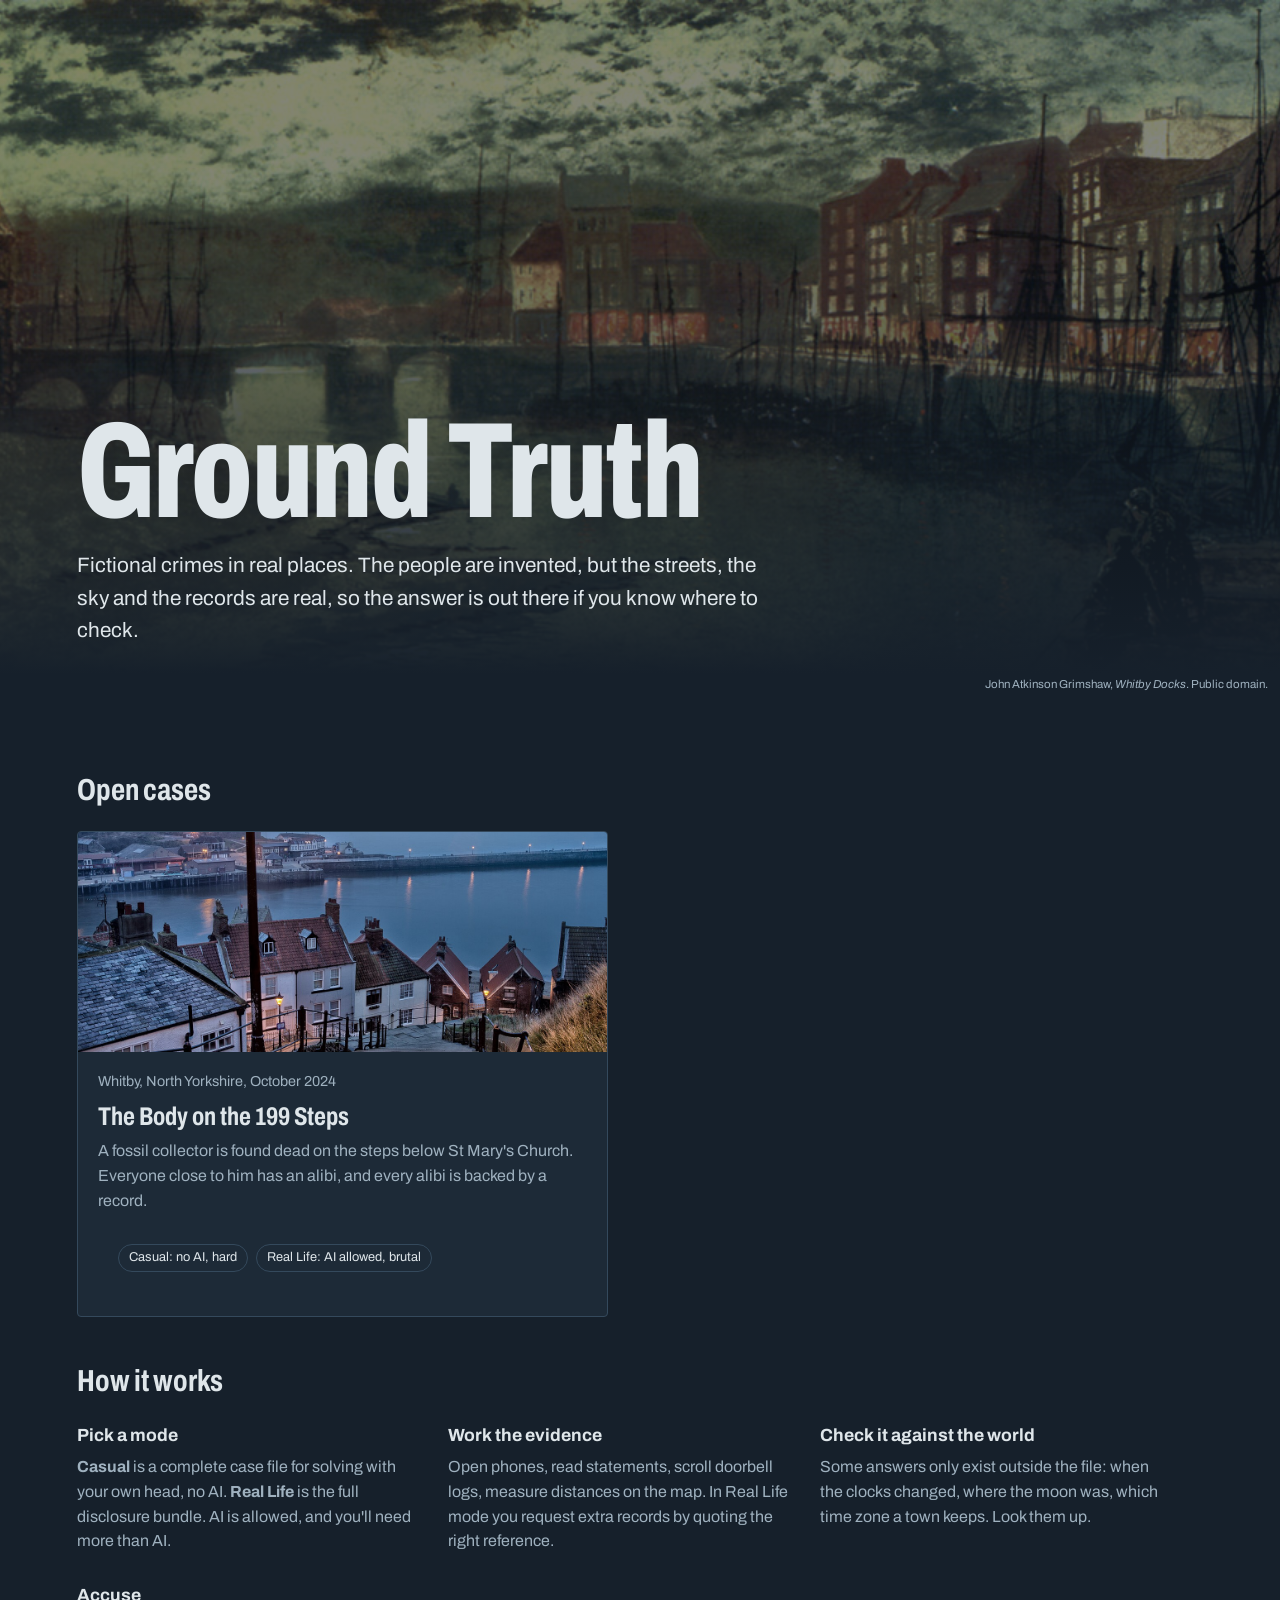
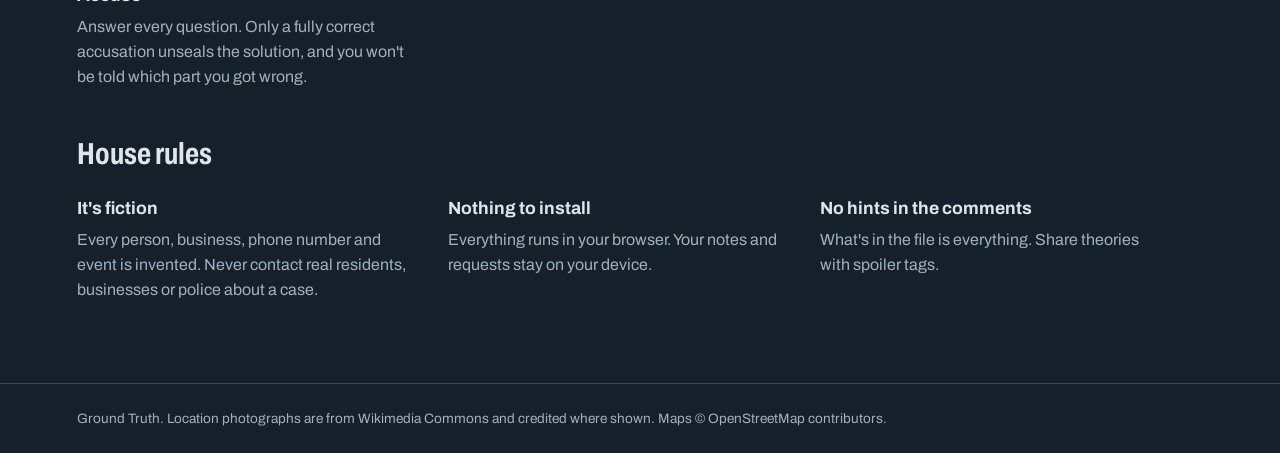
<file: index.html>
<!doctype html>
<html lang="en">
<head>
<meta charset="utf-8">
<meta name="viewport" content="width=device-width, initial-scale=1">
<title>Ground Truth: fictional crimes, real-world evidence</title>
<meta name="description" content="Detective cases you solve by checking the evidence against the real world: maps, the sky, time zones and public records.">
<link rel="stylesheet" href="assets/style.css">
</head>
<body>
<header class="hero">
  <img src="cases/the-199-steps/img/grimshaw.jpg" alt="Moonlit painting of Whitby's harbour, with gas-lit shopfronts and the masts of ships">
  <div class="hero-text">
    <h1>Ground Truth</h1>
    <p>Fictional crimes in real places. The people are invented, but the streets, the sky and the records are real, so the answer is out there if you know where to check.</p>
  </div>
  <p class="credit">John Atkinson Grimshaw, <i>Whitby Docks</i>. Public domain.</p>
</header>
<main class="lib">
  <h2>Open cases</h2>
  <div class="cases" id="cases"><p class="small">Loading cases…</p></div>

  <h2>How it works</h2>
  <div class="how">
    <div><h3>Pick a mode</h3><p><b>Casual</b> is a complete case file for solving with your own head, no AI. <b>Real Life</b> is the full disclosure bundle. AI is allowed, and you'll need more than AI.</p></div>
    <div><h3>Work the evidence</h3><p>Open phones, read statements, scroll doorbell logs, measure distances on the map. In Real Life mode you request extra records by quoting the right reference.</p></div>
    <div><h3>Check it against the world</h3><p>Some answers only exist outside the file: when the clocks changed, where the moon was, which time zone a town keeps. Look them up.</p></div>
    <div><h3>Accuse</h3><p>Answer every question. Only a fully correct accusation unseals the solution, and you won't be told which part you got wrong.</p></div>
  </div>

  <h2>House rules</h2>
  <div class="how">
    <div><h3>It's fiction</h3><p>Every person, business, phone number and event is invented. Never contact real residents, businesses or police about a case.</p></div>
    <div><h3>Nothing to install</h3><p>Everything runs in your browser. Your notes and requests stay on your device.</p></div>
    <div><h3>No hints in the comments</h3><p>What's in the file is everything. Share theories with spoiler tags.</p></div>
  </div>
</main>
<footer class="foot">Ground Truth. Location photographs are from Wikimedia Commons and credited where shown. Maps © OpenStreetMap contributors.</footer>
<script>
fetch('cases/index.json').then(r => r.json()).then(({ cases }) => {
  const box = document.getElementById('cases');
  box.innerHTML = '';
  for (const c of cases) {
    const a = document.createElement('a');
    a.className = 'case-card';
    a.href = `case.html?case=${encodeURIComponent(c.slug)}`;
    a.innerHTML = `<img src="cases/${c.slug}/${c.cover}" alt=""><div><p class="kicker"></p><h3></h3><p></p><div class="pills"></div></div>`;
    a.querySelector('.kicker').textContent = `${c.place}, ${c.date}`;
    a.querySelector('h3').textContent = c.title;
    a.querySelector('div > p:not(.kicker)').textContent = c.blurb;
    for (const m of c.modes) { const s = document.createElement('span'); s.className = 'pill'; s.textContent = `${m.name}: ${m.level}`; a.querySelector('.pills').append(s); }
    box.append(a);
  }
}).catch(() => { document.getElementById('cases').textContent = 'The case list could not load. Reload the page to try again.'; });
</script>
</body>
</html>
</file>
<file: assets/style.css>
@import url('https://fonts.googleapis.com/css2?family=Archivo:wdth,wght@62..125,400..800&family=Courier+Prime:wght@400;700&family=Caveat:wght@500;600&display=swap');

:root {
  --night: #16202b; --night-2: #1d2a37; --night-3: #273848; --line: #34495c;
  --mist: #dfe6ea; --mist-dim: #9fb1bf; --sodium: #e9a23b; --sodium-2: #f6c470;
  --manila: #d8c39a; --paper: #eceeea; --paper-2: #e2e5df; --ink: #1d2329; --ink-2: #4c5862;
  --tag: #a8322b; --ok: #3f8f6b;
  --ui: 'Archivo', system-ui, sans-serif; --type: 'Courier Prime', ui-monospace, monospace; --hand: 'Caveat', cursive;
  --r: 6px;
}
* { box-sizing: border-box; }
html { background: var(--night); color: var(--mist); }
body { margin: 0; font: 16px/1.55 var(--ui); background: var(--night); color: var(--mist); }
a { color: var(--sodium-2); }
button, input, select, textarea { font: inherit; color: inherit; }
button { cursor: pointer; }
:focus-visible { outline: 2px solid var(--sodium); outline-offset: 2px; }
img { max-width: 100%; display: block; }
.small { font-size: .82rem; color: var(--mist-dim); }
.note { font-size: .9rem; color: var(--ink-2); font-style: italic; }
@media (prefers-reduced-motion: reduce) { * { animation: none !important; transition: none !important; } }

/* ---------- library ---------- */
.hero { position: relative; min-height: 78vh; display: grid; align-items: end; overflow: hidden; }
.hero img { position: absolute; inset: 0; width: 100%; height: 100%; object-fit: cover; filter: saturate(.75) brightness(.62); }
.hero::after { content: ''; position: absolute; inset: 0; background: linear-gradient(180deg, rgba(22,32,43,.2) 30%, var(--night) 96%); }
.hero-text { position: relative; z-index: 1; padding: 0 clamp(16px, 6vw, 88px) 56px; max-width: 980px; }
.hero h1 { font-size: clamp(3.2rem, 11vw, 8.5rem); font-stretch: 68%; font-weight: 800; line-height: .86; margin: 0 0 18px; letter-spacing: -.01em; }
.hero p { font-size: clamp(1.05rem, 2vw, 1.3rem); max-width: 34em; margin: 0; color: var(--mist); }
.hero .credit { position: absolute; right: 12px; bottom: 8px; z-index: 1; font-size: .72rem; color: var(--mist-dim); }
.lib { padding: 24px clamp(16px, 6vw, 88px) 80px; max-width: 1240px; }
.lib h2 { font-stretch: 75%; font-size: 1.9rem; margin: 40px 0 18px; }
.cases { display: grid; grid-template-columns: repeat(auto-fill, minmax(min(100%, 420px), 1fr)); gap: 24px; }
.case-card { display: grid; grid-template-rows: 220px auto; background: var(--night-2); border: 1px solid var(--line); border-radius: 4px; text-decoration: none; color: inherit; overflow: hidden; }
.case-card img { width: 100%; height: 220px; object-fit: cover; filter: saturate(.8); }
.case-card div { padding: 18px 20px 22px; }
.case-card h3 { margin: 4px 0 8px; font-size: 1.6rem; font-stretch: 75%; line-height: 1.05; }
.case-card p { margin: 0 0 12px; color: var(--mist-dim); }
.case-card:hover h3, .case-card:focus-visible h3 { color: var(--sodium-2); }
.kicker { margin: 0; color: var(--sodium); font-size: .9rem; }
.pills { display: flex; gap: 8px; flex-wrap: wrap; }
.pill { font-size: .8rem; padding: 3px 10px; border-radius: 99px; border: 1px solid var(--line); color: var(--mist); }
.how { display: grid; grid-template-columns: repeat(auto-fit, minmax(min(100%, 260px), 1fr)); gap: 28px; }
.how p { margin: 6px 0 0; color: var(--mist-dim); }
.how h3 { margin: 0; font-size: 1.1rem; }
.foot { border-top: 1px solid var(--line); padding: 24px clamp(16px, 6vw, 88px); color: var(--mist-dim); font-size: .85rem; }

/* ---------- mode picker ---------- */
.pick { max-width: 1080px; margin: 0 auto; padding: 24px 16px 64px; }
.back { display: inline-block; margin-bottom: 20px; text-decoration: none; }
.pick header { display: grid; grid-template-columns: minmax(0, 300px) 1fr; gap: 28px; align-items: end; margin-bottom: 36px; }
.pick-cover { border-radius: 4px; aspect-ratio: 4/3; object-fit: cover; width: 100%; }
.pick h1 { font-size: clamp(2.4rem, 6vw, 4.2rem); font-stretch: 70%; line-height: .95; margin: 6px 0 12px; }
.lede { color: var(--mist-dim); font-size: 1.08rem; max-width: 40em; margin: 0; }
.modes { display: grid; grid-template-columns: 1fr 1fr; gap: 20px; }
.mode { display: flex; flex-direction: column; padding: 26px 26px 22px; border-radius: 4px; text-decoration: none; color: var(--ink); position: relative; }
.mode-casual { background: var(--manila); }
.mode-reallife { background: var(--paper); border-top: 10px solid var(--tag); }
.mode h2 { margin: 0 0 4px; font-size: 2rem; font-stretch: 72%; }
.mode p { margin: 0 0 12px; }
.mode .ai { font-weight: 700; }
.mode .warn { font-size: .9rem; color: var(--tag); }
.mode .go { margin-top: auto; align-self: flex-start; background: var(--ink); color: var(--paper); padding: 8px 16px; border-radius: 3px; font-weight: 600; }
.mode:hover .go, .mode:focus-visible .go { background: var(--tag); }
@media (max-width: 760px) { .pick header, .modes { grid-template-columns: 1fr; } }

/* ---------- desk ---------- */
.desk-body { height: 100dvh; display: grid; grid-template-rows: auto 1fr; overflow: hidden; }
.bar { display: flex; align-items: center; gap: 16px; padding: 10px 16px; border-bottom: 1px solid var(--line); background: var(--night-2); }
.brand { font-weight: 800; font-stretch: 70%; font-size: 1.25rem; text-decoration: none; color: var(--mist); white-space: nowrap; }
.bar-title { display: flex; gap: 10px; align-items: center; min-width: 0; flex: 1; }
.bar-title strong { white-space: nowrap; overflow: hidden; text-overflow: ellipsis; }
.badge { font-size: .75rem; padding: 2px 9px; border-radius: 99px; white-space: nowrap; }
.badge-casual { background: var(--manila); color: var(--ink); }
.badge-reallife { background: var(--tag); color: #fff; }
.bar-actions { display: flex; gap: 8px; }
.bar-actions button, .req button, .giveup button { background: var(--night-3); border: 1px solid var(--line); padding: 7px 12px; border-radius: var(--r); white-space: nowrap; }
.bar-actions button:hover { border-color: var(--mist-dim); }
button.accuse { background: var(--sodium); color: var(--ink); border-color: var(--sodium); font-weight: 700; }
.only-narrow { display: none; }
.desk { display: grid; grid-template-columns: 290px minmax(0, 1fr) 300px; min-height: 0; }
.tray { overflow-y: auto; border-right: 1px solid var(--line); padding: 12px 10px 40px; background: var(--night); }
.grp h3 { font-size: .8rem; color: var(--mist-dim); font-weight: 600; margin: 16px 8px 6px; }
.ev { display: flex; gap: 10px; width: 100%; text-align: left; background: none; border: 0; padding: 7px 8px; border-radius: var(--r); align-items: flex-start; }
.ev:hover { background: var(--night-2); }
.ev.on { background: var(--night-3); box-shadow: inset 3px 0 var(--sodium); }
.ev-t { display: flex; flex-direction: column; font-size: .92rem; line-height: 1.3; }
.ev-t small { color: var(--mist-dim); font-size: .78rem; }
.ev:not(.seen) .ico::before { content: ''; position: absolute; top: -3px; right: -3px; width: 9px; height: 9px; border-radius: 50%; background: var(--sodium); box-shadow: 0 0 0 2px var(--night); }
.ev.fresh small::after { content: ' · requested'; color: var(--sodium-2); }
.ico { flex: 0 0 22px; height: 22px; border-radius: 4px; background: var(--night-3); position: relative; }
.ico::after { position: absolute; inset: 0; display: grid; place-items: center; font-size: .78rem; }
.ico-statement::after { content: '✎'; } .ico-doc::after { content: '▤'; } .ico-email::after { content: '✉'; }
.ico-notebook::after { content: '✍'; } .ico-phone::after { content: '▯'; } .ico-doorbell::after { content: '◉'; }
.ico-cctv::after { content: '◎'; } .ico-map::after { content: '⌖'; } .ico-gallery::after { content: '▣'; }
.viewer { overflow-y: auto; padding: 28px clamp(12px, 3vw, 40px) 80px; background: radial-gradient(ellipse at 50% -10%, #23384b 0%, var(--night) 60%); outline: none; }
.viewer-inner { max-width: 820px; margin: 0 auto; }
.side { border-left: 1px solid var(--line); padding: 16px; display: flex; flex-direction: column; gap: 10px; background: var(--night); }
.side h2 { font-size: 1rem; margin: 0; }
.notes { flex: 1; resize: none; background: #fbf7d9; color: #2a2a22; border: 0; border-radius: 3px; padding: 12px 14px; font: 1.2rem/1.45 var(--hand); }

@media (max-width: 1100px) {
  .desk { grid-template-columns: 260px minmax(0, 1fr); }
  .side { position: fixed; right: 0; top: 53px; bottom: 0; width: min(360px, 92vw); transform: translateX(105%); transition: transform .2s; z-index: 5; box-shadow: -10px 0 30px rgba(0,0,0,.4); }
  .show-notes .side { transform: none; }
}
@media (max-width: 760px) {
  .desk { grid-template-columns: 1fr; }
  .only-narrow { display: inline-block; }
  .tray { position: fixed; left: 0; top: 53px; bottom: 0; width: min(330px, 92vw); transform: translateX(-105%); transition: transform .2s; z-index: 5; box-shadow: 10px 0 30px rgba(0,0,0,.4); }
  .show-tray .tray { transform: none; }
  .bar { flex-wrap: wrap; gap: 8px; }
  .bar-title strong { display: none; }
  .bar-actions { width: 100%; overflow-x: auto; }
}

/* ---------- paper documents ---------- */
.paper { background: var(--paper); color: var(--ink); padding: clamp(20px, 4vw, 48px); border-radius: 2px; box-shadow: 0 18px 50px rgba(0,0,0,.45); position: relative; }
.paper h1 { font-size: 1.7rem; font-stretch: 78%; line-height: 1.1; margin: 0 0 14px; }
.paper h3 { font-size: 1.05rem; margin: 26px 0 8px; }
.paper p { margin: 0 0 12px; max-width: 70ch; }
.paper .ref { font-family: var(--type); font-size: .85rem; color: var(--ink-2); margin: 0 0 6px; }
.paper blockquote { margin: 0 0 14px; padding: 2px 0 2px 16px; border-left: 3px solid var(--manila); }
.paper hr { border: 0; border-top: 1px solid #c4c8c2; margin: 22px 0; }
.paper figure { margin: 16px 0; }
.paper figcaption { font-size: .85rem; color: var(--ink-2); margin-top: 6px; }
.paper-memo::before { content: ''; position: absolute; top: 0; left: 0; right: 0; height: 8px; background: var(--manila); }
.paper-report, .paper-schedule, .paper-receipt, .paper-mg11 { font-family: var(--type); }
.paper-report p, .paper-mg11 .typed p, .paper-schedule p { font-size: .98rem; }
.paper-letter { font-family: Georgia, serif; }
.paper-receipt { max-width: 380px; margin: 0 auto; background: #f7f7f2; padding: 26px 24px; box-shadow: 0 10px 30px rgba(0,0,0,.4); mask: radial-gradient(circle at 6px 0, transparent 5px, #000 5.5px) -6px 0/12px 100% repeat-x; }
.paper-handwritten .typed, .paper-handwritten p { font-family: var(--hand); font-size: 1.35rem; }
.letterhead { font-family: var(--ui); font-weight: 800; font-stretch: 70%; font-size: 1.3rem; border-bottom: 2px solid var(--ink); padding-bottom: 6px; margin-bottom: 18px; }
.kv { display: grid; grid-template-columns: max-content 1fr; gap: 4px 16px; margin: 0 0 16px; font-size: .92rem; }
.kv dt { color: var(--ink-2); }
.kv dd { margin: 0; }
.tbl { overflow-x: auto; margin: 0 0 16px; }
.tbl table { border-collapse: collapse; width: 100%; font-family: var(--type); font-size: .86rem; }
.tbl th, .tbl td { border-bottom: 1px solid #c7ccc6; padding: 6px 10px 6px 0; text-align: left; vertical-align: top; }
.tbl th { font-weight: 700; border-bottom: 2px solid var(--ink); }
.paper ul { padding-left: 1.2em; }
.sig { font-family: var(--hand); font-size: 1.6rem; margin: 18px 0 0; }

.paper-mg11 { border-top: 6px solid var(--ink); }
.form-top { display: flex; justify-content: space-between; font-weight: 700; letter-spacing: .04em; border-bottom: 1px solid var(--ink); padding-bottom: 6px; margin-bottom: 14px; }
.kv.form { border-bottom: 1px dashed #9aa19a; padding-bottom: 12px; }
.typed p { line-height: 1.6; }

/* email */
.mail { background: #fff; color: var(--ink); border-radius: 8px; overflow: hidden; box-shadow: 0 18px 50px rgba(0,0,0,.45); }
.mail header { padding: 22px 26px 6px; border-bottom: 1px solid #e3e6e8; }
.mail h1 { font-size: 1.35rem; margin: 0 0 12px; }
.mail .kv { font-size: .88rem; }
.mail-body, .mail-msg { padding: 18px 26px; }
.mail-msg + .mail-msg { border-top: 1px solid #e3e6e8; }
.mail-meta { font-size: .82rem; color: var(--ink-2); }
.mail p { max-width: 68ch; }

/* notebook */
.notebook { background: #f4f1e3; color: #23304a; border-radius: 3px 10px 10px 3px; padding: 26px clamp(18px, 5vw, 56px) 30px clamp(44px, 7vw, 76px); box-shadow: 0 18px 50px rgba(0,0,0,.45);
  background-image: linear-gradient(90deg, transparent 32px, #d98e8e 32px, #d98e8e 34px, transparent 34px), repeating-linear-gradient(transparent 0 31px, #b9cbe0 31px 32px); }
.nb-page { padding: 6px 0 18px; }
.nb-page h2 { font-family: var(--hand); font-size: 1.7rem; margin: 0; color: #1c2c66; }
.hand p { font-family: var(--hand); font-size: 1.45rem; line-height: 32px; margin: 0 0 0; }
.nb-intro { font-style: normal; font-family: var(--type); font-size: .85rem; color: #555; }

/* gallery */
.gallery h1 { font-stretch: 78%; margin: 0 0 6px; }
.gallery .lede { margin-bottom: 18px; }
.gallery figure { margin: 0 0 26px; }
.gallery img { border-radius: 3px; }
.gallery figcaption { margin-top: 8px; color: var(--mist); }
.gallery figcaption small { display: block; color: var(--mist-dim); font-size: .75rem; }

/* ---------- phone ---------- */
.phone-wrap { display: grid; grid-template-columns: minmax(0, 1fr) 360px; gap: 28px; align-items: start; }
.phone-cap h1 { font-stretch: 78%; margin: 0 0 8px; }
.phone-cap p { color: var(--mist-dim); }
@media (max-width: 1240px) { .phone-wrap { grid-template-columns: 1fr; justify-items: center; } .phone-cap { justify-self: stretch; } }
.phone { width: 360px; max-width: 100%; height: 720px; background: #000; border-radius: 46px; padding: 12px; box-shadow: 0 0 0 2px #3b434b, 0 30px 70px rgba(0,0,0,.6); display: grid; grid-template-rows: 30px 1fr auto; font-family: -apple-system, 'Segoe UI', Roboto, system-ui, sans-serif; overflow: hidden; }
.status { display: flex; justify-content: space-between; align-items: center; color: #fff; font-size: .78rem; padding: 0 22px; font-weight: 600; }
.notch { width: 92px; height: 24px; background: #000; border-radius: 20px; }
.screen { background: #fff; color: #111; border-radius: 30px 30px 0 0; overflow-y: auto; position: relative; }
.dock { display: flex; background: #f4f4f6; border-radius: 0 0 34px 34px; padding: 6px 8px 12px; overflow-x: auto; }
.app-btn { flex: 1; display: flex; flex-direction: column; align-items: center; gap: 2px; font-size: .64rem; background: none; border: 0; color: #555; padding: 4px; }
.app-btn.on { color: #000; font-weight: 700; }
.app-ico { width: 30px; height: 30px; border-radius: 8px; display: grid; place-items: center; font-size: 1rem; color: #fff; }
.app-chats::after { content: '✆'; } .app-ico.app-chats { background: #25d366; }
.app-ico.app-calls { background: #34c759; } .app-calls::after { content: '☏'; }
.app-ico.app-photos { background: conic-gradient(#ff9500, #ffcc00, #34c759, #5ac8fa, #af52de, #ff2d55, #ff9500); }
.app-ico.app-list { background: #8e8e93; } .app-list::after { content: '≡'; }
.app-ico.app-sms { background: #34c759; }
.list { padding: 8px 0 20px; }
.app-title { font-size: 1.65rem; margin: 8px 16px 8px; font-weight: 800; }
.row { display: flex; align-items: center; gap: 12px; width: 100%; padding: 10px 16px; background: none; border: 0; border-bottom: 1px solid #ececf0; text-align: left; color: #111; }
.row-t { flex: 1; display: flex; flex-direction: column; min-width: 0; }
.row-t small { color: #777; font-size: .8rem; white-space: nowrap; overflow: hidden; text-overflow: ellipsis; }
.row time { font-size: .8rem; color: #777; white-space: nowrap; }
.av { width: 40px; height: 40px; border-radius: 50%; background: #c7d3dd; color: #34495c; display: grid; place-items: center; font-weight: 700; flex: none; }
.call.missed b { color: #e0352b; }
.call-ico { width: 22px; text-align: center; color: #777; }
.chat { min-height: 100%; display: flex; flex-direction: column; }
.chat-wa { background: #efe7de; background-image: radial-gradient(rgba(0,0,0,.035) 1px, transparent 1px); background-size: 14px 14px; }
.chat-sms { background: #fff; }
.chat-head { position: sticky; top: 0; z-index: 1; display: flex; align-items: center; gap: 8px; padding: 8px 10px; background: #f7f7f7; border-bottom: 1px solid #ddd; }
.chat-head .av { width: 32px; height: 32px; font-size: .85rem; }
.chat-head small { color: #777; margin-left: auto; font-size: .72rem; }
.back-btn { background: none; border: 0; font-size: 1.9rem; line-height: 1; color: #007aff; padding: 0 6px; }
.bubbles { display: flex; flex-direction: column; gap: 4px; padding: 10px 10px 20px; }
.day { align-self: center; background: #e1f2fb; color: #445; font-size: .72rem; padding: 3px 10px; border-radius: 8px; margin: 8px 0; }
.chat-sms .day { background: none; color: #888; }
.bub { max-width: 80%; align-self: flex-start; background: #fff; padding: 6px 9px 4px; border-radius: 10px; font-size: .9rem; box-shadow: 0 1px .5px rgba(0,0,0,.13); display: flex; flex-direction: column; }
.bub.me { align-self: flex-end; background: #d9fdd3; }
.chat-sms .bub { background: #e9e9eb; box-shadow: none; border-radius: 18px; padding: 8px 12px; }
.chat-sms .bub.me { background: #34c759; color: #fff; }
.bub img { border-radius: 7px; margin-bottom: 4px; width: 240px; max-width: 100%; }
.bub time { align-self: flex-end; font-size: .66rem; color: #667; margin-top: 1px; }
.chat-sms .bub time { color: inherit; opacity: .7; }
.callmsg { align-self: flex-start; background: #fff; border-radius: 10px; padding: 8px 12px; font-size: .86rem; display: flex; gap: 10px; }
.callmsg.me { align-self: flex-end; background: #d9fdd3; }
.callmsg time { font-size: .66rem; color: #667; align-self: flex-end; }
.grid { display: grid; grid-template-columns: repeat(3, 1fr); gap: 2px; }
.thumb { position: relative; border: 0; padding: 0; aspect-ratio: 1; background: #222; }
.thumb img { width: 100%; height: 100%; object-fit: cover; }
.vid { position: absolute; right: 4px; bottom: 4px; color: #fff; font-size: .7rem; text-shadow: 0 1px 2px #000; }
.photo { background: #000; min-height: 100%; color: #eee; }
.photo .chat-head { background: #111; border-color: #222; color: #fff; }
.photo .info { margin: 10px 12px; background: #1c1c1e; border-radius: 10px; padding: 8px 12px; }
.photo .info summary { cursor: pointer; font-weight: 600; }
.photo .kv { font-size: .8rem; margin-top: 8px; }
.photo .kv dt { color: #999; }
.photo .note { color: #bbb; padding: 0 14px 20px; font-size: .85rem; }

/* ---------- doorbell / cctv ---------- */
.app-sheet { background: #0f151b; border: 1px solid var(--line); border-radius: 14px; overflow: hidden; }
.app-sheet header { padding: 20px 22px 10px; }
.app-sheet h1 { margin: 0; font-size: 1.5rem; font-stretch: 78%; }
.app-sheet header p { margin: 4px 0 0; color: var(--mist-dim); }
.app-sheet .ref { font-family: var(--type); font-size: .82rem; margin: 0 0 4px; }
.app-sheet .note { color: var(--mist-dim); padding: 0 22px; }
.sysinfo { margin: 0 22px 16px; padding: 12px 14px; background: #18222c; border-radius: 8px; font-family: var(--type); font-size: .84rem; }
.sysinfo dt { color: var(--mist-dim); }
.db-ev { border-top: 1px solid #22303d; }
.db-row { display: grid; grid-template-columns: 64px minmax(64px, max-content) 150px 1fr; gap: 12px; align-items: center; width: 100%; padding: 10px 22px; background: none; border: 0; text-align: left; }
.db-row:hover { background: #16212b; }
.db-thumb { width: 64px; height: 40px; object-fit: cover; border-radius: 4px; }
.db-dot { width: 64px; height: 40px; border-radius: 4px; background: #1e2a35; display: grid; place-items: center; }
.db-dot::after { content: '●'; font-size: .7rem; color: var(--mist-dim); }
.db-dot.t-person::after { color: var(--sodium); }
.db-time { font-size: 1.25rem; font-weight: 700; font-variant-numeric: tabular-nums; }
.db-meta { display: flex; flex-direction: column; line-height: 1.25; }
.db-meta small { color: var(--mist-dim); font-size: .76rem; }
.db-desc { color: var(--mist); font-size: .9rem; }
.db-detail { padding: 0 22px 18px; }
.db-detail img { width: 100%; border-radius: 6px; margin-bottom: 12px; }
.db-detail .kv dt { color: var(--mist-dim); }
@media (max-width: 760px) { .db-row { grid-template-columns: 56px 1fr; } .db-meta, .db-desc { grid-column: 2; } .db-time { grid-column: 2; grid-row: 1; } .db-thumb, .db-dot { grid-row: span 3; width: 56px; } }

/* ---------- map ---------- */
.map-sheet h1 { font-stretch: 78%; margin: 0 0 6px; }
.map-sheet .note { color: var(--mist-dim); }
.map { height: 62vh; min-height: 380px; border-radius: 8px; border: 1px solid var(--line); background: #1b2733; }
.measure { color: var(--sodium-2); font-size: .9rem; }

/* ---------- dialogs ---------- */
.modal { border: 0; padding: 0; border-radius: 10px; background: var(--paper); color: var(--ink); width: min(620px, 94vw); max-height: 90dvh; box-shadow: 0 30px 90px rgba(0,0,0,.6); }
.modal.wide { width: min(900px, 96vw); }
.modal::backdrop { background: rgba(8,12,16,.72); }
.modal header { display: flex; justify-content: space-between; align-items: center; padding: 16px 22px; border-bottom: 1px solid #cfd3cd; position: sticky; top: 0; background: var(--paper); }
.modal h2 { margin: 0; font-size: 1.35rem; font-stretch: 78%; }
.x { background: none; border: 0; font-size: 1.8rem; line-height: 1; color: var(--ink); }
.modal-body { padding: 18px 22px 24px; }
.modal-body p { margin: 0 0 12px; }
.req { display: flex; gap: 8px; margin: 6px 0 12px; }
.req input { flex: 1; min-width: 0; padding: 9px 12px; border: 1px solid #aab0a9; border-radius: var(--r); background: #fff; color: var(--ink); font-family: var(--type); }
.modal .req button, .giveup button { background: var(--ink); color: var(--paper); border: 0; }
.req-out { font-size: .95rem; }
.req-out .link { display: block; background: none; border: 0; color: #1a5fa3; text-decoration: underline; padding: 3px 0; text-align: left; }
.acc { display: grid; gap: 12px; margin-bottom: 14px; }
.acc label { display: grid; gap: 4px; font-weight: 600; font-size: .95rem; }
.acc select { padding: 8px 10px; border: 1px solid #aab0a9; border-radius: var(--r); background: #fff; color: var(--ink); font-weight: 400; }
.acc button { justify-self: start; padding: 10px 18px; border-radius: var(--r); }
.giveup { margin-top: 18px; border-top: 1px solid #cfd3cd; padding-top: 12px; }
.giveup summary { cursor: pointer; color: var(--ink-2); }
.reveal { font-size: 1rem; }
.reveal h3 { margin: 22px 0 6px; font-stretch: 80%; font-size: 1.2rem; }
.reveal table { border-collapse: collapse; width: 100%; font-size: .88rem; margin: 8px 0 14px; }
.reveal th, .reveal td { border-bottom: 1px solid #c7ccc6; text-align: left; padding: 5px 8px 5px 0; vertical-align: top; }
.reveal .verdict { font-size: 1.2rem; font-weight: 700; color: var(--tag); }
.fail { padding: 40px 16px; text-align: center; }
</file>
